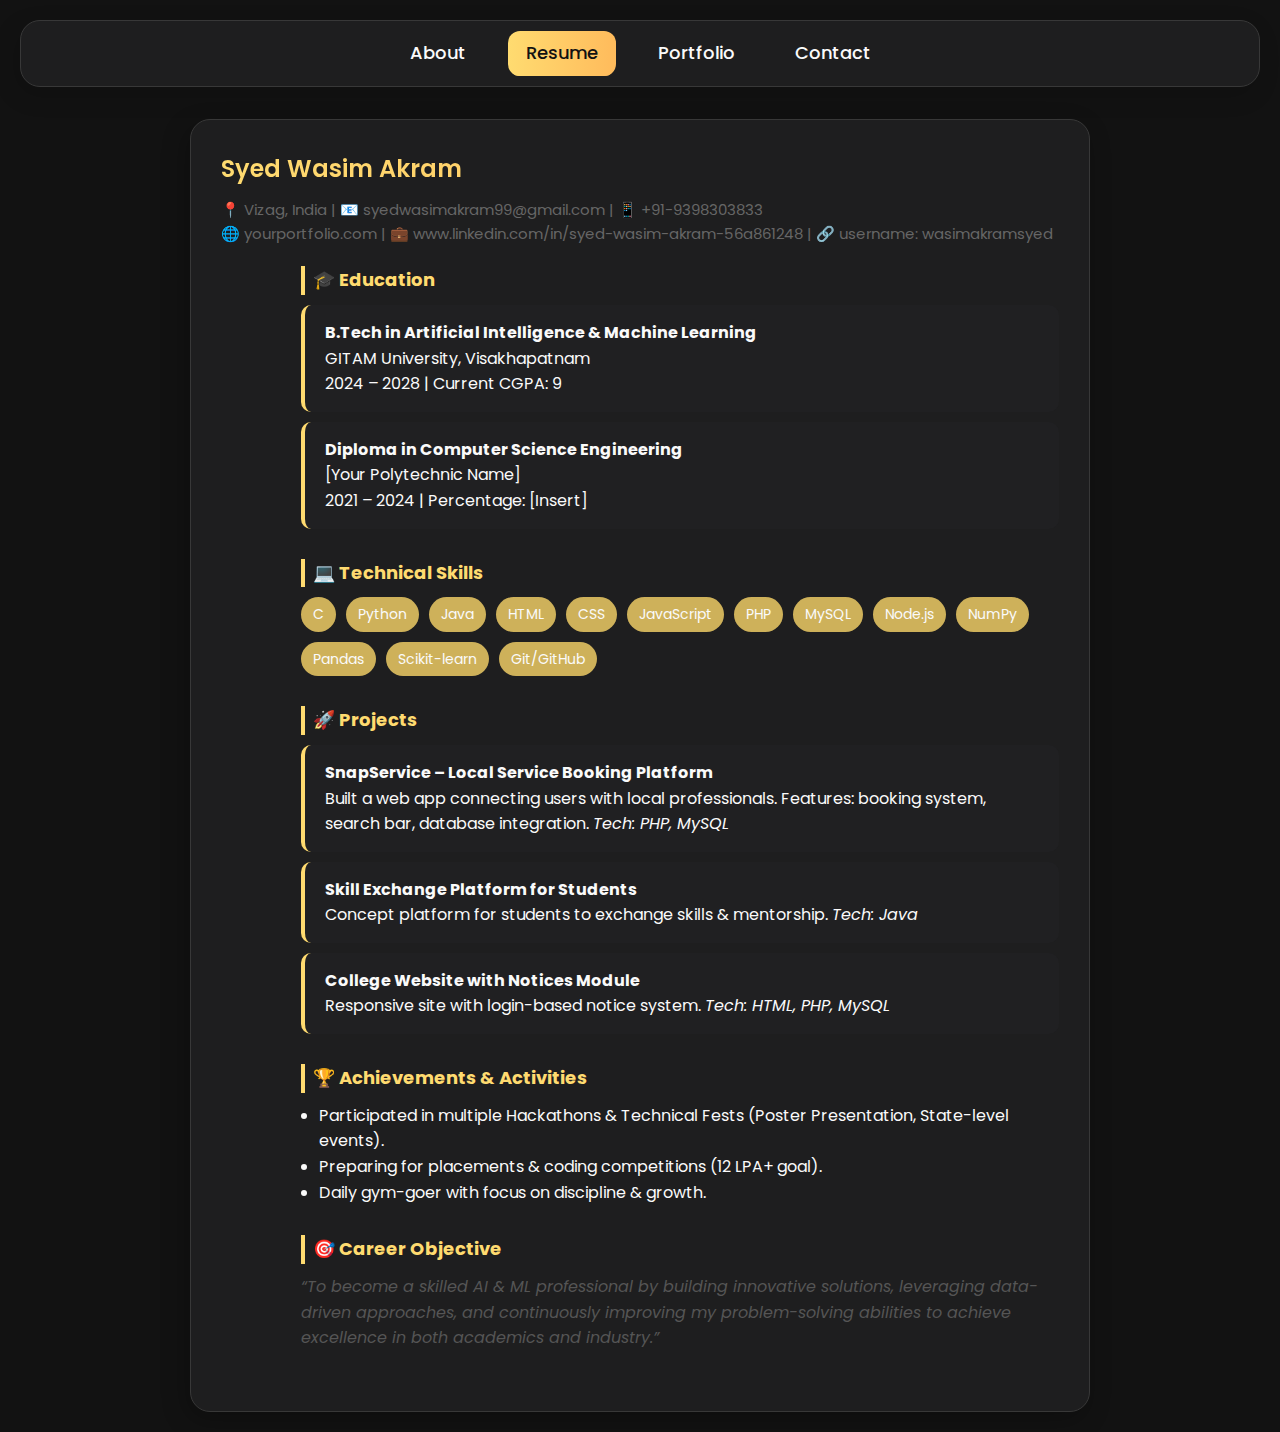
<file: resume.html>
<!DOCTYPE html>
<html lang="en">
<head>
  <meta charset="UTF-8">
  <meta name="viewport" content="width=device-width, initial-scale=1.0">
  <title>Resume | Syed Wasim Akram</title>
  <link href="https://fonts.googleapis.com/css2?family=Poppins:wght@300;500;600&display=swap" rel="stylesheet">
  <link rel="stylesheet" href="resume.css">
</head>
<body>

  <nav class="navbar">
    <ul class="navbar-list">
      <li class="navbar-item">
        <a class="navbar-link" href="index.html">About</a>
      </li>
      <li class="navbar-item">
        <a class="navbar-link active" href="resume.html">Resume</a>
      </li>
      <li class="navbar-item">
        <a class="navbar-link" href="project.html">Portfolio</a>
      </li>
      <!-- <li class="navbar-item">
        <a class="navbar-link" href="#">Blog</a>
      </li> -->
      <li class="navbar-item">
        <a class="navbar-link" href="#">Contact</a>
      </li>
    </ul>
  </nav>

  <div class="resume">
    <header>
      <h1>Syed Wasim Akram</h1>
      <p class="contact">
        📍 Vizag, India | 📧 syedwasimakram99@gmail.com | 📱 +91-9398303833 <br>
        🌐 yourportfolio.com | 💼 www.linkedin.com/in/syed-wasim-akram-56a861248 | 🔗 username: wasimakramsyed
      </p>
    </header>

    <section>
      <h2>🎓 Education</h2>
      <div class="card">
        <b>B.Tech in Artificial Intelligence & Machine Learning</b><br>
        GITAM University, Visakhapatnam <br>
        2024 – 2028 | Current CGPA: 9
      </div>
      <div class="card">
        <b>Diploma in Computer Science Engineering</b><br>
        [Your Polytechnic Name]<br>
        2021 – 2024 | Percentage: [Insert]
      </div>
    </section>

    <section>
      <h2>💻 Technical Skills</h2>
      <div class="skills">
        <span class="skill">C</span>
        <span class="skill">Python</span>
        <span class="skill">Java</span>
        <span class="skill">HTML</span>
        <span class="skill">CSS</span>
        <span class="skill">JavaScript</span>
        <span class="skill">PHP</span>
        <span class="skill">MySQL</span>
        <span class="skill">Node.js</span>
        <span class="skill">NumPy</span>
        <span class="skill">Pandas</span>
        <span class="skill">Scikit-learn</span>
        <span class="skill">Git/GitHub</span>
      </div>
    </section>

    <section>
      <h2>🚀 Projects</h2>
      <div class="card">
        <b>SnapService – Local Service Booking Platform</b><br>
        Built a web app connecting users with local professionals.  
        Features: booking system, search bar, database integration.  
        <i>Tech: PHP, MySQL</i>
      </div>
      <div class="card">
        <b>Skill Exchange Platform for Students</b><br>
        Concept platform for students to exchange skills & mentorship.  
        <i>Tech: Java</i>
      </div>
      <div class="card">
        <b>College Website with Notices Module</b><br>
        Responsive site with login-based notice system.  
        <i>Tech: HTML, PHP, MySQL</i>
      </div>
    </section>

    <section>
      <h2>🏆 Achievements & Activities</h2>
      <ul>
        <li>Participated in multiple Hackathons & Technical Fests (Poster Presentation, State-level events).</li>
        <li>Preparing for placements & coding competitions (12 LPA+ goal).</li>
        <li>Daily gym-goer with focus on discipline & growth.</li>
      </ul>
    </section>

    <section>
      <h2>🎯 Career Objective</h2>
      <p class="objective">“To become a skilled AI & ML professional by building innovative solutions, leveraging data-driven approaches, and continuously improving my problem-solving abilities to achieve excellence in both academics and industry.”</p>
    </section>
  </div>

</body>
</html>
</file>
<file: resume.css>
.resume-header {
  background: hsl(240, 2%, 13%);
  border: 3px solid hsl(45, 100%, 72%);
  border-radius: 18px;
  box-shadow: 0 8px 32px hsla(45, 100%, 72%, 0.15);
  padding: 28px;
  margin-bottom: 36px;
  margin-left: 10px;
  margin-right: 10px;
  text-align: center;
}

.resume-title,
h1 {
  font-size: 38px;
  font-weight: 700;
  color: hsl(45, 100%, 72%);
  background: linear-gradient(to right, hsl(45, 100%, 72%), hsl(35, 100%, 68%));
  -webkit-background-clip: text;
  -webkit-text-fill-color: transparent;
  background-clip: text;
  text-fill-color: transparent;
  margin-bottom: 10px;
}

@keyframes fadeInTitle {
  0% { opacity: 0; transform: translateY(-20px); }
  100% { opacity: 1; transform: translateY(0); }
}
/* Section wrappers for clear separation */
.resume-section {
  background: hsl(240, 2%, 13%); /* var(--eerie-black-1) */
  border: 3px solid hsl(45, 100%, 72%); /* Thicker, more visible border */
  border-radius: 18px; /* More square, less rounded */
  box-shadow: 0 8px 32px hsla(45, 100%, 72%, 0.15);
  padding: 28px;
  margin-bottom: 36px;
  margin-left: 10px;
  margin-right: 10px;
}

.resume-section:hover {
  box-shadow: 0 16px 30px hsla(0, 0%, 0%, 0.25);
  transform: translateY(-4px) scale(1.01);
}

.resume-details {
  background: hsl(240, 2%, 13%);
  border: 3px solid hsl(45, 100%, 72%);
  border-radius: 18px;
  padding: 20px;
  margin-bottom: 24px;
  margin-left: 10px;
  margin-right: 10px;
}

.resume-education {
  background: hsl(240, 2%, 13%);
  border: 3px solid hsl(45, 100%, 72%);
  border-radius: 18px;
  padding: 20px;
  margin-bottom: 24px;
  margin-left: 10px;
  margin-right: 10px;
}

.resume-skills {
  background: hsl(240, 2%, 13%);
  border: 3px solid hsl(45, 100%, 72%);
  border-radius: 18px;
  padding: 20px;
  margin-bottom: 24px;
  margin-left: 10px;
  margin-right: 10px;
}
* {
  margin: 0;
  padding: 0;
  box-sizing: border-box;
  font-family: 'Poppins', sans-serif;
}


body {
  background: hsl(0, 0%, 7%); /* var(--smoky-black) from index style */
  color: hsl(0, 0%, 98%); /* var(--white-2) from index style */
  line-height: 1.6;
  padding: 20px;
}


.resume {
  max-width: 900px;
  margin: auto;
  background: hsl(240, 2%, 12%); /* var(--eerie-black-2) */
  border-radius: 20px;
  padding: 30px;
  box-shadow: -4px 8px 24px hsla(0, 0%, 0%, 0.25); /* var(--shadow-1) */
  border: 1px solid hsl(0, 0%, 22%); /* var(--jet) */
  transition: box-shadow 0.3s;
}

.resume:hover {
  box-shadow: 0 16px 40px hsla(0, 0%, 0%, 0.25);
}


h1 {
  font-size: 24px;
  font-weight: 600;
  color: hsl(0, 0%, 98%); /* var(--white-2) */
}

.contact {
  margin: 10px 0 20px;
  font-size: 15px;
  color: #666;
}

.contact span {
  margin-right: 15px;
}

section {
  margin-bottom: 30px;
  
  padding-left: 80px;
}


h2 {
  font-size: 18px;
  margin-bottom: 10px;
  color: hsl(45, 100%, 72%); /* var(--orange-yellow-crayola) */
  border-left: 4px solid hsl(45, 100%, 72%);
  padding-left: 8px;
}


.card {
  background: hsl(240, 2%, 13%); /* var(--eerie-black-1) */
  border-left: 4px solid hsl(45, 100%, 72%);
  padding: 15px 20px;
  border-radius: 10px;
  margin: 10px 0;
  transition: box-shadow 0.3s, transform 0.3s;
  color: hsl(0, 0%, 98%);
}

.card:hover {
  box-shadow: 0 16px 30px hsla(45, 100%, 72%, 0.25);
  transform: translateY(-4px) scale(1.01);
  border-color: hsl(45, 100%, 72%);
}

ul {
  margin-left: 18px;
}


.skills {
  display: flex;
  flex-wrap: wrap;
  gap: 10px;
}

.skill {
  background: hsl(45, 54%, 58%); /* var(--vegas-gold) */
  padding: 6px 12px;
  border-radius: 20px;
  font-size: 14px;
  color: hsl(0, 0%, 98%);
  transition: background 0.3s, color 0.3s, transform 0.2s;
  cursor: pointer;
}

.skill:hover {
  background: linear-gradient(to right, hsl(45, 100%, 72%), hsl(35, 100%, 68%));
  color: hsl(0, 0%, 7%);
  transform: scale(1.08);
}

.objective {
  font-style: italic;
  color: #555;
}

/* Navbar styles */
.navbar {
  width: 100%;
  background: hsl(240, 2%, 12%);
  border-radius: 20px;
  box-shadow: -4px 8px 24px hsla(0, 0%, 0%, 0.15);
  border: 1px solid hsl(0, 0%, 22%);
  margin-bottom: 32px;
  padding: 10px 0;
  display: flex;
  justify-content: center;
}

.navbar-list {
  display: flex;
  gap: 24px;
  list-style: none;
  margin: 0;
  padding: 0;
}

.navbar-item {
  display: flex;
  align-items: center;
}

.navbar-link {
  font-size: 18px;
  color: hsl(0, 0%, 98%);
  padding: 8px 18px;
  border-radius: 12px;
  transition: background 0.2s, color 0.2s;
  text-decoration: none;
  font-weight: 500;
  position: relative;
  overflow: hidden;
}

.navbar-link::after {
  content: "";
  position: absolute;
  left: 0; bottom: 0;
  width: 100%; height: 3px;
  background: linear-gradient(to right, hsl(45, 100%, 72%), hsl(35, 100%, 68%));
  transform: scaleX(0);
  transition: transform 0.3s;
}

.navbar-link:hover::after,
.navbar-link.active::after {
  transform: scaleX(1);
}

.navbar-link:hover,
.navbar-link.active {
  background: linear-gradient(to right, hsl(45, 100%, 72%), hsl(35, 100%, 68%));
  color: hsl(0, 0%, 7%);
}

@media (max-width: 600px) {
  .navbar-list {
    gap: 10px;
  }
  .navbar-link {
    font-size: 15px;
    padding: 6px 10px;
  }
  .skills {
    flex-direction: column;
  }
}
</file>
